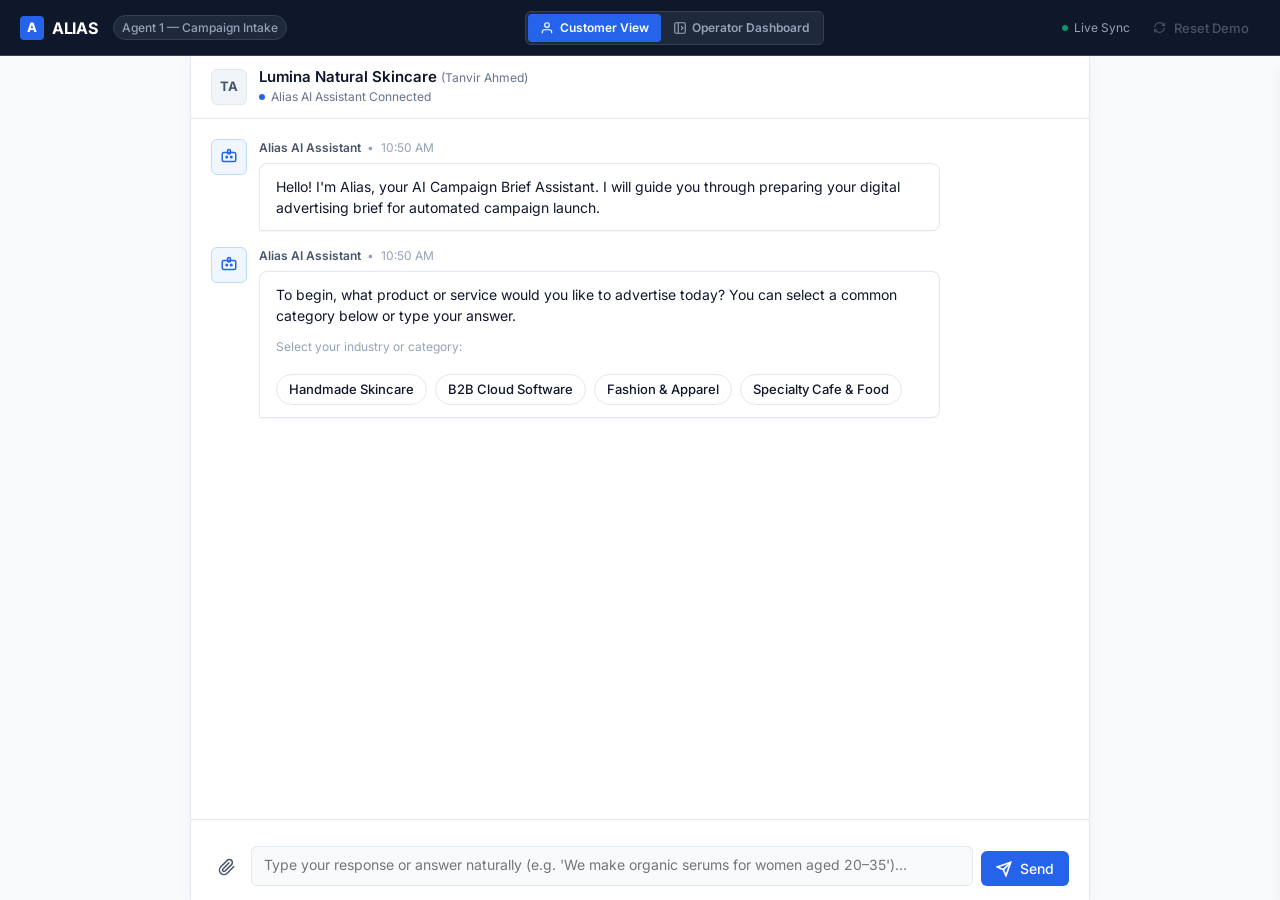
<file: index.html>
<!DOCTYPE html>
<html lang="en">
<head>
  <meta charset="UTF-8">
  <meta name="viewport" content="width=device-width, initial-scale=1.0">
  <title>Alias — AI Campaign Brief Assistant</title>
  <link rel="stylesheet" href="css/style.css?v=27">
  <link rel="stylesheet" href="css/layout.css?v=27">
  <link rel="stylesheet" href="css/components.css?v=27">
  <link rel="stylesheet" href="css/chat.css?v=27">
  <link rel="stylesheet" href="css/dashboard.css?v=27">
</head>
<body>
  <div class="app-wrapper">
    <!-- Top Navigation -->
    <header class="app-nav">
      <div class="nav-brand-section">
        <a href="index.html" class="brand-logo">
          <div class="brand-icon">A</div>
          <span>ALIAS</span>
        </a>
        <span class="module-badge">Agent 1 — Campaign Intake</span>
      </div>

      <!-- View Switcher -->
      <nav class="nav-view-switcher" aria-label="Interface Views">
        <a href="index.html" class="nav-switch-btn active" title="Customer Experience">
          <svg width="14" height="14" viewBox="0 0 24 24" fill="none" stroke="currentColor" stroke-width="2"><path d="M20 21v-2a4 4 0 0 0-4-4H8a4 4 0 0 0-4 4v2"/><circle cx="12" cy="7" r="4"/></svg>
          Customer View
        </a>
        <a href="operator.html" class="nav-switch-btn" id="nav-link-operator" title="Human Operator Dashboard">
          <svg width="14" height="14" viewBox="0 0 24 24" fill="none" stroke="currentColor" stroke-width="2"><rect width="18" height="18" x="3" y="3" rx="2"/><path d="M9 3v18"/><path d="m14 9 3 3-3 3"/></svg>
          Operator Dashboard
        </a>
      </nav>

      <div class="nav-actions-section">
        <div class="sync-status-indicator" title="Connected via Local Sync">
          <span class="sync-pulse"></span>
          <span>Live Sync</span>
        </div>
        <button class="btn btn-ghost btn-sm" id="btn-reset-demo" title="Reset all mock data">
          <svg width="13" height="13" viewBox="0 0 24 24" fill="none" stroke="currentColor" stroke-width="2"><path d="M3 12a9 9 0 0 1 9-9 9.75 9.75 0 0 1 6.74 2.74L21 8"/><path d="M21 3v5h-5"/><path d="M21 12a9 9 0 0 1-9 9 9.75 9.75 0 0 1-6.74-2.74L3 16"/><path d="M8 16H3v5"/></svg>
          Reset Demo
        </button>
      </div>
    </header>

    <!-- Customer Experience Center Frame (Single-Column Conversational Intake) -->
    <main class="customer-layout">
      <!-- Active Customer Conversation Frame -->
      <div class="customer-card-frame">
        <!-- Chat Header -->
        <div class="chat-header">
          <div class="chat-header-info">
            <div class="avatar avatar-customer" id="customer-avatar" style="font-weight:700;">
              TA
            </div>
            <div>
              <div style="display:flex; align-items:center; gap:0.5rem; flex-wrap:wrap;">
                <span class="chat-header-title" id="chat-header-business">Lumina Skincare Campaign Intake</span>
              </div>
              <div class="chat-header-status" id="header-status">
                <span class="badge-dot ai"></span>
                <span>Alias AI Assistant Connected</span>
              </div>
            </div>
          </div>
          <div style="display:flex; align-items:center; gap:0.625rem;">
            <!-- Review Final Brief button: Activates ONLY once intake is finished! -->
            <button class="btn btn-primary btn-sm" id="btn-review-final-brief" style="display:none;" title="Review and confirm your completed campaign brief">
              <svg width="14" height="14" viewBox="0 0 24 24" fill="none" stroke="currentColor" stroke-width="2"><path d="M14 2H6a2 2 0 0 0-2 2v16a2 2 0 0 0 2 2h12a2 2 0 0 0 2-2V8z"/><polyline points="14 2 14 8 20 8"/><polyline points="20 6 9 17 4 12"/></svg>
              Review Final Brief
            </button>
          </div>
        </div>

        <!-- Chat Timeline -->
        <div class="chat-messages" id="chat-messages" role="log" aria-live="polite">
          <!-- Messages will be rendered here dynamically -->
        </div>

        <!-- Typing Indicator (Messenger 3-Dot Animated Bubble) -->
        <div id="typing-indicator" class="typing-indicator-row" style="display:none;" aria-label="Typing">
          <div class="avatar avatar-human" id="customer-typing-avatar" style="width:28px; height:28px; font-size:11px; margin-right:8px; flex-shrink:0;">SK</div>
          <div class="typing-bubble">
            <span class="typing-dot"></span>
            <span class="typing-dot"></span>
            <span class="typing-dot"></span>
          </div>
        </div>

        <!-- Chat Composer -->
        <div class="chat-composer">
          <!-- Attachment Preview Bar -->
          <div id="attachment-preview-container" class="attachment-preview-bar"></div>

          <div class="composer-controls">
            <!-- Hidden native file input -->
            <input type="file" id="chat-file-input" style="display:none;" multiple accept=".pdf,.doc,.docx,.png,.jpg,.jpeg,.webp">
            <button class="btn-icon" id="btn-attach" title="Attach Brand Assets, Guidelines or Documents">
              <svg width="18" height="18" viewBox="0 0 24 24" fill="none" stroke="currentColor" stroke-width="2"><path d="m21.44 11.05-9.19 9.19a6 6 0 0 1-8.49-8.49l8.57-8.57A4 4 0 1 1 18 8.84l-8.59 8.57a2 2 0 0 1-2.83-2.83l8.49-8.48"/></svg>
            </button>
            <textarea
              class="composer-input"
              id="chat-input"
              rows="1"
              placeholder="Type your response or answer naturally (e.g. 'We make organic serums for women aged 20–35')..."
              aria-label="Campaign message"
            ></textarea>
            <button class="btn btn-primary" id="btn-send" title="Send message">
              <svg width="16" height="16" viewBox="0 0 24 24" fill="none" stroke="currentColor" stroke-width="2.5"><line x1="22" y1="2" x2="11" y2="13"/><polygon points="22 2 15 22 11 13 2 9 22 2"/></svg>
              <span>Send</span>
            </button>
          </div>
        </div>
      </div>
    </main>

    <!-- Collapsible Live Campaign Brief Side Drawer -->
    <aside class="brief-drawer" id="brief-drawer" aria-label="Campaign brief inspector">
      <div class="drawer-header">
        <div>
          <h2 style="font-size:15px; font-weight:700; color:var(--color-navy);" id="drawer-main-title">Answers Collected So Far</h2>
          <div style="font-size:12px; color:var(--color-text-muted);" id="overall-progress-text">0% Complete</div>
        </div>
        <button class="btn-icon" id="btn-close-drawer" title="Close drawer">
          <svg width="18" height="18" viewBox="0 0 24 24" fill="none" stroke="currentColor" stroke-width="2"><line x1="18" y1="6" x2="6" y2="18"/><line x1="6" y1="6" x2="18" y2="18"/></svg>
        </button>
      </div>

      <!-- Overall Progress Bar -->
      <div style="padding: 0.75rem 1.25rem 0.25rem 1.25rem;">
        <div class="progress-track">
          <div class="progress-fill" id="overall-progress-bar" style="width: 0%;"></div>
        </div>
      </div>

      <!-- Drawer Content -->
      <div class="drawer-body" id="drawer-body">
        <!-- Rendered dynamically -->
      </div>
    </aside>

    <!-- Toast Notification Container -->
    <div class="toast-container" id="toast-container"></div>
  </div>

  <!-- JavaScript Modules -->
  <script src="js/state.js?v=27"></script>
  <script src="js/campaign.js?v=27"></script>
  <script src="js/mockAI.js?v=27"></script>
  <script src="js/handoff.js?v=27"></script>
  <script src="js/aiControl.js?v=27"></script>
  <script src="js/chat.js?v=27"></script>
  <script src="js/app.js?v=27"></script>
</body>
</html>
</file>
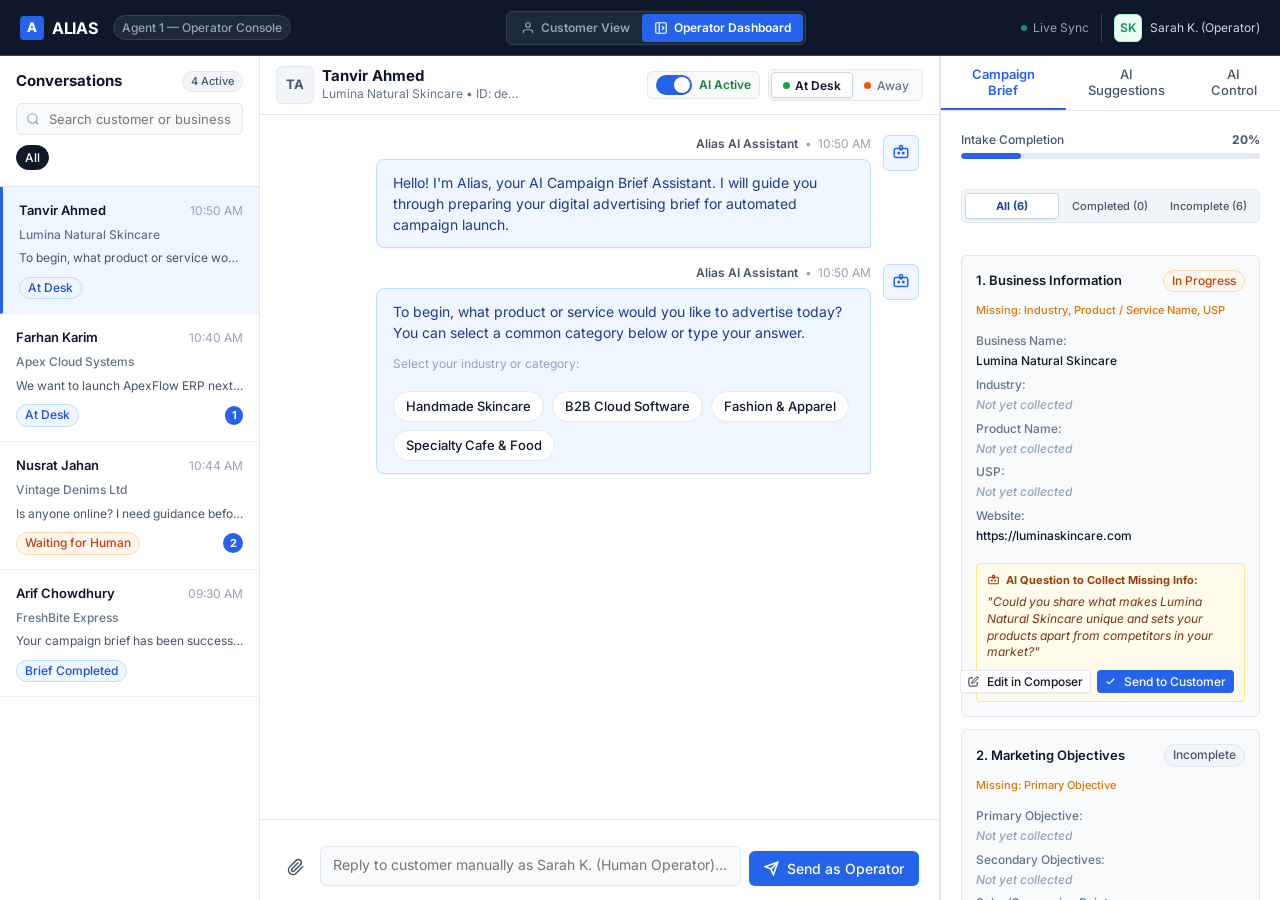
<file: operator.html>
<!DOCTYPE html>
<html lang="en">
<head>
  <meta charset="UTF-8">
  <meta name="viewport" content="width=device-width, initial-scale=1.0">
  <title>Alias — Human–AI Operator Dashboard</title>
  <link rel="stylesheet" href="css/style.css?v=27">
  <link rel="stylesheet" href="css/layout.css?v=27">
  <link rel="stylesheet" href="css/components.css?v=27">
  <link rel="stylesheet" href="css/chat.css?v=27">
  <link rel="stylesheet" href="css/dashboard.css?v=27">
</head>
<body>
  <div class="app-wrapper">
    <!-- Top Navigation -->
    <header class="app-nav">
      <div class="nav-brand-section">
        <a href="index.html" class="brand-logo">
          <div class="brand-icon">A</div>
          <span>ALIAS</span>
        </a>
        <span class="module-badge">Agent 1 — Operator Console</span>
      </div>

      <!-- View Switcher -->
      <nav class="nav-view-switcher" aria-label="Interface Views">
        <a href="index.html" class="nav-switch-btn" id="nav-link-customer" title="Customer Experience">
          <svg width="14" height="14" viewBox="0 0 24 24" fill="none" stroke="currentColor" stroke-width="2"><path d="M20 21v-2a4 4 0 0 0-4-4H8a4 4 0 0 0-4 4v2"/><circle cx="12" cy="7" r="4"/></svg>
          Customer View
        </a>
        <a href="operator.html" class="nav-switch-btn active" title="Human Operator Dashboard">
          <svg width="14" height="14" viewBox="0 0 24 24" fill="none" stroke="currentColor" stroke-width="2"><rect width="18" height="18" x="3" y="3" rx="2"/><path d="M9 3v18"/><path d="m14 9 3 3-3 3"/></svg>
          Operator Dashboard
        </a>
      </nav>

      <div class="nav-actions-section">
        <div class="sync-status-indicator" title="Connected to Real-time State Bus">
          <span class="sync-pulse"></span>
          <span>Live Sync</span>
        </div>

        <div style="display:flex; align-items:center; gap:0.5rem; font-size:12px; color:#cbd5e1; border-left:1px solid #334155; padding-left:0.75rem;">
          <div class="avatar avatar-human" style="width:28px; height:28px; font-size:12px;">SK</div>
          <span class="operator-name-label">Sarah K. (Operator)</span>
        </div>
      </div>
    </header>

    <!-- Responsive Backdrop Overlay for Drawers -->
    <div class="sidebar-backdrop" id="sidebar-backdrop"></div>

    <!-- 3-Panel Operator Dashboard -->
    <main class="dashboard-container">
      
      <!-- Left Panel: Conversation List -->
      <section class="conversations-sidebar" id="conversations-sidebar" aria-label="Customer conversations">
        <div class="sidebar-header">
          <div class="sidebar-title-row">
            <div class="sidebar-title-group">
              <button class="btn-icon drawer-back-btn" id="btn-back-conv-sidebar" title="Click message icon to go back" aria-label="Back to chat">
                <svg width="18" height="18" viewBox="0 0 24 24" fill="none" stroke="currentColor" stroke-width="2"><path d="M21 15a2 2 0 0 1-2 2H7l-4 4V5a2 2 0 0 1 2-2h14a2 2 0 0 1 2 2z"/></svg>
              </button>
              <span class="sidebar-title">Conversations</span>
            </div>
            <span class="badge badge-neutral" style="font-size:11px;" id="conv-count-badge">4 Active</span>
          </div>

          <!-- Search Input -->
          <div class="search-wrapper">
            <svg class="search-icon" width="14" height="14" viewBox="0 0 24 24" fill="none" stroke="currentColor" stroke-width="2"><circle cx="11" cy="11" r="8"/><path d="m21 21-4.3-4.3"/></svg>
            <input type="text" class="search-input" id="operator-search" placeholder="Search customer or business..." aria-label="Search conversations">
          </div>

          <!-- Filter Chips -->
          <div class="filter-chips">
            <button class="filter-chip active" data-filter="all">All</button>
          </div>
        </div>

        <!-- Conversation Cards -->
        <div class="conversations-list" id="conv-list-container" role="list">
          <!-- Rendered dynamically -->
        </div>
      </section>

      <!-- Center Panel: Conversation Workspace -->
      <section class="workspace-panel" aria-label="Conversation workspace">
        <!-- Header -->
        <div class="workspace-header">
          <div class="workspace-header-left">
            <button class="btn-icon sidebar-toggle-btn" id="btn-toggle-conv-sidebar" title="Toggle Conversations List" aria-label="Toggle Conversations">
              <svg width="18" height="18" viewBox="0 0 24 24" fill="none" stroke="currentColor" stroke-width="2"><path d="M21 15a2 2 0 0 1-2 2H7l-4 4V5a2 2 0 0 1 2-2h14a2 2 0 0 1 2 2z"/></svg>
              <span class="sidebar-toggle-badge" id="conv-toggle-badge">4</span>
            </button>
            <div class="workspace-customer-meta">
              <div class="avatar avatar-customer" id="ws-customer-avatar" style="width:38px; height:38px; font-weight:700;">TA</div>
              <div class="customer-meta-text">
                <div style="display:flex; align-items:center;">
                  <span class="workspace-customer-name" id="ws-customer-name">Tanvir Ahmed</span>
                  <span id="ws-typing-pill" class="badge badge-primary" style="display:none; font-size:10px; margin-left:8px; padding:1px 6px;">typing...</span>
                </div>
                <div class="workspace-customer-sub" id="ws-business-name">Lumina Natural Skincare • ID: demo-001</div>
              </div>
            </div>
          </div>

          <!-- Master AI Toggle + Unified Modes + Details Drawer Toggle -->
          <div class="workspace-controls">
            <!-- Master AI On/Off Switch -->
            <div class="ai-master-toggle-wrapper" title="Toggle AI Response Assistance on or off">
              <label class="toggle-switch">
                <input type="checkbox" id="master-ai-toggle" checked>
                <span class="toggle-slider"></span>
              </label>
              <span class="ai-master-label" id="master-ai-label">AI Active</span>
            </div>

            <div class="mode-segmented-control" id="mode-segmented-control" role="radiogroup" aria-label="Conversation Operating Mode">
              <button class="mode-segment-btn active" id="mode-btn-at-desk" title="At Desk: AI generates drafts in composer and waits indefinitely for your approval (No timer)">
                <span class="badge-dot active" style="width:7px; height:7px; background:#16a34a;"></span> At Desk
              </button>
              <button class="mode-segment-btn" id="mode-btn-away" title="Away: AI handles conversation autonomously after configured delay">
                <span class="badge-dot warning" style="width:7px; height:7px; background:#ea580c;"></span> Away
              </button>
            </div>

            <!-- Details Sidebar Toggle Button (Brief & AI Controls) -->
            <button class="btn-icon details-toggle-btn" id="btn-toggle-details-sidebar" title="Toggle Campaign Brief & AI Tools" aria-label="Toggle Campaign Brief & AI Tools">
              <svg width="18" height="18" viewBox="0 0 24 24" fill="none" stroke="currentColor" stroke-width="2" stroke-linecap="round" stroke-linejoin="round"><line x1="4" y1="6" x2="20" y2="6"/><line x1="4" y1="12" x2="20" y2="12"/><line x1="4" y1="18" x2="20" y2="18"/></svg>
            </button>
          </div>
        </div>

        <!-- Shared Message Timeline -->
        <div class="chat-messages operator-view" id="ws-chat-messages" role="log" aria-live="polite">
          <!-- Rendered dynamically with distinct sender labels -->
        </div>

        <!-- Customer Typing Indicator (Messenger 3-Dot Animated Bubble) -->
        <div id="operator-typing-indicator" class="typing-indicator-row" style="display:none;" aria-label="Customer typing">
          <div class="avatar avatar-customer" id="operator-typing-avatar" style="width:28px; height:28px; font-size:11px; margin-right:8px; font-weight:700; flex-shrink:0;">TA</div>
          <div class="typing-bubble">
            <span class="typing-dot"></span>
            <span class="typing-dot"></span>
            <span class="typing-dot"></span>
          </div>
        </div>

        <!-- Operator Composer -->
        <div class="chat-composer" id="operator-chat-composer">
          <!-- Docked Composer AI Draft Header -->
          <div class="composer-draft-toolbar" id="composer-draft-toolbar" style="display:none;">
            <div class="composer-draft-meta">
              <span class="draft-toolbar-badge" id="composer-draft-badge">✨ AI Suggested Draft</span>
              <span class="draft-toolbar-status" id="composer-draft-status">Awaiting Approval • No Timer</span>
            </div>
            <div class="composer-draft-actions">
              <button class="btn btn-ghost btn-xs" id="btn-composer-draft-discard" title="Discard this AI draft">Discard</button>
              <button class="btn btn-secondary btn-xs" id="btn-composer-draft-regen" title="Generate an alternative draft phrasing">
                <svg width="12" height="12" viewBox="0 0 24 24" fill="none" stroke="currentColor" stroke-width="2"><path d="M21.5 2v6h-6M2.5 22v-6h6M2 11.5a10 10 0 0 1 18.8-4.3M22 12.5a10 10 0 0 1-18.8 4.3"/></svg>
                Regenerate
              </button>
              <button class="btn btn-secondary btn-xs" id="btn-composer-draft-hold" style="display:none;" title="Pause auto-send countdown and edit text">
                Pause & Edit
              </button>
              <button class="btn btn-primary btn-xs" id="btn-composer-draft-send" title="Approve and send to customer">
                <svg width="12" height="12" viewBox="0 0 24 24" fill="none" stroke="currentColor" stroke-width="2.5"><polyline points="20 6 9 17 4 12"/></svg>
                Send to Customer
              </button>
            </div>
          </div>

          <!-- Attachment Preview Bar -->
          <div id="operator-attachment-preview-container" class="attachment-preview-bar"></div>

          <div class="composer-controls">
            <!-- Hidden native file input -->
            <input type="file" id="operator-file-input" style="display:none;" multiple accept=".pdf,.doc,.docx,.png,.jpg,.jpeg,.webp">
            <button class="btn-icon" id="btn-operator-attach" title="Attach Campaign Reference Document">
              <svg width="18" height="18" viewBox="0 0 24 24" fill="none" stroke="currentColor" stroke-width="2"><path d="m21.44 11.05-9.19 9.19a6 6 0 0 1-8.49-8.49l8.57-8.57A4 4 0 1 1 18 8.84l-8.59 8.57a2 2 0 0 1-2.83-2.83l8.49-8.48"/></svg>
            </button>
            <textarea
              class="composer-input"
              id="operator-composer-input"
              rows="1"
              placeholder="Reply to customer manually as Sarah K. (Human Operator)..."
              aria-label="Operator reply"
            ></textarea>
            <button class="btn btn-primary" id="btn-operator-send" title="Send message to customer">
              <svg width="15" height="15" viewBox="0 0 24 24" fill="none" stroke="currentColor" stroke-width="2.5"><line x1="22" y1="2" x2="11" y2="13"/><polygon points="22 2 15 22 11 13 2 9 22 2"/></svg>
              <span>Send as Operator</span>
            </button>
          </div>
        </div>
      </section>

      <!-- Right Panel: Customer Information & AI Control Center -->
      <aside class="details-sidebar" id="details-sidebar" aria-label="Customer details and AI control center">
        <!-- Tab Navigation (3 Tabs) + Three Horizontal Lines Icon to go back -->
        <div class="tabs-nav" style="display:flex; align-items:center;">
          <button class="btn-icon drawer-back-btn" id="btn-back-details-sidebar" title="Click to go back" aria-label="Back to chat">
            <svg width="15" height="15" viewBox="0 0 24 24" fill="none" stroke="currentColor" stroke-width="2" stroke-linecap="round" stroke-linejoin="round"><line x1="4" y1="6" x2="20" y2="6"/><line x1="4" y1="12" x2="20" y2="12"/><line x1="4" y1="18" x2="20" y2="18"/></svg>
          </button>
          <button class="tab-btn active" id="tab-btn-campaign">Campaign Brief</button>
          <button class="tab-btn" id="tab-btn-suggestions">AI Suggestions</button>
          <button class="tab-btn" id="tab-btn-aicontrol">AI Control</button>
        </div>

        <!-- Tab 1: Campaign Brief Progress -->
        <div class="tab-panel active details-content" id="panel-campaign">
          <!-- Progress Gauge -->
          <div class="progress-container">
            <div class="progress-header">
              <span>Intake Completion</span>
              <strong id="operator-progress-percent">0%</strong>
            </div>
            <div class="progress-track">
              <div class="progress-fill" id="operator-progress-bar" style="width: 0%;"></div>
            </div>
          </div>

          <!-- 3-Way Filter Tabs: All, Completed, Incomplete -->
          <div class="brief-filter-tabs" role="tablist" aria-label="Filter campaign intake sections">
            <button class="brief-filter-btn active" id="brief-filter-all" data-brief-filter="all">All (6)</button>
            <button class="brief-filter-btn" id="brief-filter-completed" data-brief-filter="completed">Completed (<span id="brief-count-completed">0</span>)</button>
            <button class="brief-filter-btn" id="brief-filter-incomplete" data-brief-filter="incomplete">Incomplete (<span id="brief-count-incomplete">0</span>)</button>
          </div>

          <!-- 6 Core Campaign Sections -->
          <div id="campaign-sections-container" style="display:flex; flex-direction:column; gap:0.75rem;">
            <!-- Rendered dynamically -->
          </div>

          <!-- Review & Confirm Button -->
          <div style="margin-top:auto; padding-top:0.75rem;">
            <button class="btn btn-primary" id="btn-open-brief-modal" style="width:100%;">
              Review & Confirm Final Brief
            </button>
          </div>
        </div>

        <!-- Tab 2: AI Suggestions (Proactive Intelligence & Recommendations) -->
        <div class="tab-panel details-content" id="panel-suggestions" style="display:none;">
          <div class="suggestions-container" id="suggestions-container">
            <!-- Rendered dynamically by operator.js -->
          </div>
        </div>

        <!-- Tab 3: AI Control Center -->
        <div class="tab-panel details-content" id="panel-aicontrol">
          <!-- Automatic Takeover Settings -->
          <div class="control-group">
            <div class="control-group-title">
              <svg width="16" height="16" viewBox="0 0 24 24" fill="none" stroke="currentColor" stroke-width="2"><circle cx="12" cy="12" r="10"/><polyline points="12 6 12 12 16 14"/></svg>
              Automatic AI Takeover Policy
            </div>
            <div style="font-size:12px; color:#475569;">
              If a customer message remains unanswered by a human operator, AI will automatically take over to ensure continuity.
            </div>
            <div class="form-group" style="margin-top:0.35rem;">
              <label class="form-label">Waiting Period Delay</label>
              <select class="form-control" id="select-takeover-delay">
                <option value="15" selected>15 seconds (Demo Simulation)</option>
                <option value="30">30 seconds</option>
                <option value="60">1 minute</option>
                <option value="120">2 minutes</option>
                <option value="300">5 minutes</option>
              </select>
            </div>
          </div>

          <!-- Pre-Send Review Window Settings -->
          <div class="control-group">
            <div class="control-group-title">
              <svg width="16" height="16" viewBox="0 0 24 24" fill="none" stroke="currentColor" stroke-width="2"><path d="M12 2a2 2 0 0 1 2 2v2a2 2 0 0 1-2 2 2 2 0 0 1-2-2V4a2 2 0 0 1 2-2z"/><rect width="18" height="12" x="3" y="6" rx="2"/></svg>
              AI Away Mode Response Delay (Grace Period)
            </div>
            <div style="font-size:12px; color:#475569;">
              When in Away mode, AI waits for this delay period before auto-sending responses to the customer, allowing you to intervene if needed.
            </div>
            <div class="form-group" style="margin-top:0.35rem;">
              <label class="form-label">Auto-Send Delay Countdown</label>
              <select class="form-control" id="select-review-delay">
                <option value="5">5 seconds (Quick)</option>
                <option value="10">10 seconds</option>
                <option value="15" selected>15 seconds (Standard)</option>
                <option value="30">30 seconds (Thorough)</option>
                <option value="60">60 seconds (Extended)</option>
              </select>
            </div>
          </div>
        </div>
      </aside>
    </main>

    <!-- Final Brief Review Modal -->
    <div class="modal-overlay" id="brief-modal" role="dialog" aria-modal="true" aria-labelledby="modal-title">
      <div class="modal-container">
        <div class="modal-header">
          <h2 id="modal-title" style="font-size:16px; font-weight:700; color:#0f172a;">Campaign Brief Intake Summary</h2>
          <button class="btn-icon" id="btn-close-modal" title="Close modal">
            <svg width="18" height="18" viewBox="0 0 24 24" fill="none" stroke="currentColor" stroke-width="2"><line x1="18" y1="6" x2="6" y2="18"/><line x1="6" y1="6" x2="18" y2="18"/></svg>
          </button>
        </div>
        <div class="modal-body" id="brief-modal-content">
          <!-- Rendered dynamically -->
        </div>
        <div class="modal-footer">
          <button class="btn btn-secondary" id="btn-modal-close-action">Close</button>
          <button class="btn btn-primary" id="btn-modal-confirm">Confirm Campaign Brief</button>
        </div>
      </div>
    </div>

    <!-- Toast Notification Container -->
    <div class="toast-container" id="toast-container"></div>
  </div>

  <!-- JavaScript Modules -->
  <script src="js/state.js?v=27"></script>
  <script src="js/campaign.js?v=27"></script>
  <script src="js/mockAI.js?v=27"></script>
  <script src="js/handoff.js?v=27"></script>
  <script src="js/aiControl.js?v=27"></script>
  <script src="js/chat.js?v=27"></script>
  <script src="js/operator.js?v=27"></script>
</body>
</html>
</file>
<file: css/style.css>
/* ALIAS Enterprise Design System - Base & Typography */
@import url('https://fonts.googleapis.com/css2?family=Inter:wght@400;500;600;700&display=swap');

:root {
  /* Color Palette - Enterprise Slate & Blue */
  --color-primary: #2563eb;
  --color-primary-hover: #1d4ed8;
  --color-primary-light: #eff6ff;
  --color-primary-subtle: #dbeafe;
  --color-primary-dark: #1e40af;

  --color-navy: #0f172a;
  --color-navy-surface: #1e293b;
  --color-navy-border: #334155;

  --color-bg: #f8fafc;
  --color-surface: #ffffff;
  --color-surface-hover: #f1f5f9;
  --color-border: #e2e8f0;
  --color-border-subtle: #edf2f7;

  --color-text-main: #0f172a;
  --color-text-secondary: #475569;
  --color-text-muted: #64748b;
  --color-text-subtle: #94a3b8;
  --color-text-inverse: #ffffff;

  --color-success: #059669;
  --color-success-bg: #ecfdf5;
  --color-success-border: #a7f3d0;

  --color-warning: #d97706;
  --color-warning-bg: #fffbeb;
  --color-warning-border: #fde68a;

  --color-danger: #dc2626;
  --color-danger-bg: #fef2f2;
  --color-danger-border: #fecaca;

  --color-purple: #6366f1;
  --color-purple-bg: #eef2ff;
  --color-purple-border: #c7d2fe;

  /* Typography */
  --font-family: 'Inter', -apple-system, BlinkMacSystemFont, "Segoe UI", Roboto, sans-serif;
  --font-size-xs: 0.75rem;     /* 12px */
  --font-size-sm: 0.8125rem;   /* 13px */
  --font-size-base: 0.875rem;  /* 14px */
  --font-size-md: 0.9375rem;   /* 15px */
  --font-size-lg: 1rem;        /* 16px */
  --font-size-xl: 1.125rem;    /* 18px */
  --font-size-2xl: 1.25rem;    /* 20px */
  --font-size-3xl: 1.5rem;     /* 24px */

  /* Spacing */
  --space-1: 0.25rem;  /* 4px */
  --space-2: 0.5rem;   /* 8px */
  --space-3: 0.75rem;  /* 12px */
  --space-4: 1rem;     /* 16px */
  --space-5: 1.25rem;  /* 20px */
  --space-6: 1.5rem;   /* 24px */
  --space-8: 2rem;     /* 32px */
  --space-10: 2.5rem;  /* 40px */

  /* Radii */
  --radius-sm: 4px;
  --radius-md: 6px;
  --radius-lg: 8px;
  --radius-xl: 12px;
  --radius-full: 9999px;

  /* Shadows - Minimal & crisp */
  --shadow-xs: 0 1px 2px rgba(15, 23, 42, 0.04);
  --shadow-sm: 0 1px 3px rgba(15, 23, 42, 0.08), 0 1px 2px rgba(15, 23, 42, 0.04);
  --shadow-md: 0 4px 6px -1px rgba(15, 23, 42, 0.07), 0 2px 4px -2px rgba(15, 23, 42, 0.05);
  --shadow-lg: 0 10px 15px -3px rgba(15, 23, 42, 0.08), 0 4px 6px -4px rgba(15, 23, 42, 0.03);
  --shadow-dropdown: 0 10px 25px -5px rgba(15, 23, 42, 0.12), 0 8px 10px -6px rgba(15, 23, 42, 0.08);

  /* Transitions */
  --transition-fast: 150ms ease;
  --transition-base: 200ms ease;
  --transition-smooth: 250ms cubic-bezier(0.16, 1, 0.3, 1);
}

*, *::before, *::after {
  box-sizing: border-box;
  margin: 0;
  padding: 0;
}

body {
  font-family: var(--font-family);
  font-size: var(--font-size-base);
  line-height: 1.5;
  color: var(--color-text-main);
  background-color: var(--color-bg);
  -webkit-font-smoothing: antialiased;
  -moz-osx-font-smoothing: grayscale;
  height: 100vh;
  overflow: hidden;
}

/* Scrollbar Styling */
::-webkit-scrollbar {
  width: 6px;
  height: 6px;
}
::-webkit-scrollbar-track {
  background: transparent;
}
::-webkit-scrollbar-thumb {
  background: #cbd5e1;
  border-radius: var(--radius-full);
}
::-webkit-scrollbar-thumb:hover {
  background: #94a3b8;
}

/* Accessibility & Focus */
:focus-visible {
  outline: 2px solid var(--color-primary);
  outline-offset: 2px;
}

a {
  color: inherit;
  text-decoration: none;
}

button {
  font-family: inherit;
  font-size: inherit;
  border: none;
  background: none;
  cursor: pointer;
}

input, textarea, select {
  font-family: inherit;
  font-size: inherit;
  color: inherit;
}
</file>
<file: css/layout.css>
/* ALIAS Application Layout & Navigation */

.app-wrapper {
  display: flex;
  flex-direction: column;
  height: 100vh;
  width: 100%;
  max-width: 100%;
  overflow: hidden;
  background-color: var(--color-bg);
}

/* Global Top Navigation */
.app-nav {
  height: 56px;
  background-color: var(--color-navy);
  color: var(--color-text-inverse);
  display: flex;
  align-items: center;
  justify-content: space-between;
  padding: 0 1.25rem;
  border-bottom: 1px solid var(--color-navy-border);
  z-index: 50;
  flex-shrink: 0;
}

.nav-brand-section {
  display: flex;
  align-items: center;
  gap: 1rem;
}

.brand-logo {
  display: flex;
  align-items: center;
  gap: 0.5rem;
  font-weight: 700;
  font-size: var(--font-size-lg);
  letter-spacing: -0.02em;
  color: white;
}

.brand-icon {
  width: 24px;
  height: 24px;
  background: var(--color-primary);
  border-radius: var(--radius-sm);
  display: flex;
  align-items: center;
  justify-content: center;
  font-size: 13px;
  font-weight: 800;
}

.module-badge {
  font-size: var(--font-size-xs);
  padding: 0.15rem 0.5rem;
  background-color: var(--color-navy-surface);
  border: 1px solid var(--color-navy-border);
  border-radius: var(--radius-full);
  color: #94a3b8;
  font-weight: 500;
}

.nav-view-switcher {
  display: flex;
  align-items: center;
  background-color: var(--color-navy-surface);
  border: 1px solid var(--color-navy-border);
  border-radius: var(--radius-md);
  padding: 2px;
}

.nav-switch-btn {
  padding: 0.3125rem 0.75rem;
  font-size: var(--font-size-xs);
  font-weight: 600;
  border-radius: var(--radius-sm);
  color: #94a3b8;
  display: flex;
  align-items: center;
  gap: 0.35rem;
  transition: all var(--transition-fast);
}

.nav-switch-btn:hover {
  color: white;
}

.nav-switch-btn.active {
  background-color: var(--color-primary);
  color: white;
}

.nav-actions-section {
  display: flex;
  align-items: center;
  gap: 0.75rem;
}

.sync-status-indicator {
  display: flex;
  align-items: center;
  gap: 0.4rem;
  font-size: var(--font-size-xs);
  color: #94a3b8;
}

/* Active Customer Profile Pill in Top Nav */
.customer-active-pill {
  display: flex;
  align-items: center;
  gap: 0.5rem;
  background: rgba(255, 255, 255, 0.08);
  border: 1px solid rgba(255, 255, 255, 0.18);
  border-radius: var(--radius-md);
  padding: 4px 10px;
}

.sync-pulse {
  width: 6px;
  height: 6px;
  border-radius: 50%;
  background-color: var(--color-success);
}

/* Customer Experience Layout (Focused Single-Column Conversational Portal) */
.customer-layout {
  display: flex;
  justify-content: center;
  height: calc(100vh - 56px);
  overflow: hidden;
  background-color: var(--color-bg);
  width: 100%;
  max-width: 100%;
}

.customer-card-frame {
  flex: 1;
  max-width: 900px;
  width: 100%;
  margin: 0 auto;
  background: white;
  display: flex;
  flex-direction: column;
  height: 100%;
  overflow: hidden;
  border-left: 1px solid var(--color-border);
  border-right: 1px solid var(--color-border);
  box-shadow: 0 4px 16px rgba(0, 0, 0, 0.03);
}

.customer-profile-select {
  font-size: 11px;
  padding: 0.2rem 0.5rem;
  border: 1px solid var(--color-border);
  border-radius: var(--radius-sm);
  background: #f8fafc;
  color: #334155;
  font-weight: 500;
  cursor: pointer;
  outline: none;
  transition: all 0.15s ease;
}

.customer-profile-select:hover,
.customer-profile-select:focus {
  border-color: #94a3b8;
  background: white;
}

/* Customer Intake Progress Stepper */
.customer-intake-progress {
  display: flex;
  flex-direction: column;
  gap: 3px;
  min-width: 140px;
  cursor: pointer;
  padding: 0.25rem 0.5rem;
  border-radius: var(--radius-sm);
  border: 1px solid transparent;
  transition: all var(--transition-fast);
}

.customer-intake-progress:hover {
  background-color: var(--color-bg);
  border-color: var(--color-border);
}

.stepper-meta {
  display: flex;
  align-items: center;
  justify-content: space-between;
  gap: 0.35rem;
  font-size: var(--font-size-xs);
}

.stepper-label {
  font-weight: 600;
  color: var(--color-text-main);
}

.stepper-topic {
  color: var(--color-text-muted);
  font-size: 0.6875rem;
}

.stepper-track {
  width: 100%;
  height: 4px;
  background-color: var(--color-border);
  border-radius: var(--radius-full);
  overflow: hidden;
}

.stepper-bar {
  height: 100%;
  background-color: var(--color-primary);
  border-radius: var(--radius-full);
  transition: width 300ms ease;
}

.stepper-bar.complete {
  background-color: var(--color-success);
}

/* Customer Side Drawer for Live Brief */
.brief-drawer {
  position: fixed;
  top: 56px;
  right: 0;
  width: 360px;
  height: calc(100vh - 56px);
  background: white;
  border-left: 1px solid var(--color-border);
  box-shadow: var(--shadow-lg);
  transform: translateX(100%);
  transition: transform var(--transition-smooth);
  z-index: 90;
  display: flex;
  flex-direction: column;
}

.brief-drawer.open {
  transform: translateX(0);
}

.drawer-header {
  padding: 1rem 1.25rem;
  border-bottom: 1px solid var(--color-border);
  display: flex;
  align-items: center;
  justify-content: space-between;
}

.drawer-body {
  flex: 1;
  overflow-y: auto;
  padding: 1.25rem;
  display: flex;
  flex-direction: column;
  gap: 1rem;
}

.drawer-footer {
  padding: 0.875rem 1.25rem;
  border-top: 1px solid var(--color-border);
  background: var(--color-bg);
}

/* Responsive Backdrop Overlay */
.sidebar-backdrop {
  display: none;
  position: fixed;
  top: 56px;
  left: 0;
  right: 0;
  bottom: 0;
  background: rgba(15, 23, 42, 0.45);
  backdrop-filter: blur(2px);
  -webkit-backdrop-filter: blur(2px);
  z-index: 85;
  opacity: 0;
  pointer-events: none;
  transition: opacity var(--transition-fast);
}

.sidebar-backdrop.active {
  display: block;
  opacity: 1;
  pointer-events: auto;
}

/* ==========================================================================
   Comprehensive Responsive System (Full Screen, Half Screen, Mobile)
   ========================================================================== */

/* 1. Large Displays & Desktop Full-Screen (>= 1100px) */
@media (min-width: 1100px) {
  .dashboard-container {
    display: flex;
    flex-direction: row;
    width: 100%;
    max-width: 100%;
    height: calc(100vh - 56px);
  }

  .conversations-sidebar {
    width: 270px;
    min-width: 270px;
    display: flex !important;
    position: static !important;
    transform: none !important;
    box-shadow: none !important;
  }

  .workspace-panel {
    flex: 1 1 0% !important;
    min-width: 0 !important;
    width: 100% !important;
  }

  .details-sidebar {
    width: 350px;
    min-width: 350px;
    display: flex !important;
    position: static !important;
    transform: none !important;
    box-shadow: none !important;
  }

  .sidebar-toggle-btn,
  .details-toggle-btn,
  .drawer-back-btn,
  .sidebar-backdrop {
    display: none !important;
  }
}

/* 2. Half-Screen Snapped Window & Mid-Range Displays (900px - 1099px) */
@media (min-width: 900px) and (max-width: 1099px) {
  .dashboard-container {
    display: flex;
    flex-direction: row;
    width: 100%;
    max-width: 100%;
    height: calc(100vh - 56px);
  }

  .conversations-sidebar {
    width: 240px;
    min-width: 240px;
    display: flex !important;
    position: static !important;
    transform: none !important;
    box-shadow: none !important;
  }

  .workspace-panel {
    flex: 1 1 0% !important;
    min-width: 0 !important;
    width: 100% !important;
  }

  .details-sidebar {
    width: 320px;
    min-width: 320px;
    display: flex !important;
    position: static !important;
    transform: none !important;
    box-shadow: none !important;
  }

  .sidebar-toggle-btn,
  .details-toggle-btn,
  .drawer-back-btn,
  .sidebar-backdrop {
    display: none !important;
  }

  .module-badge {
    display: none !important;
  }
}

/* 3. Narrow Half-Screen & Tablets (640px - 899px) */
@media (min-width: 640px) and (max-width: 899px) {
  .dashboard-container {
    display: flex;
    flex-direction: column;
    width: 100%;
    max-width: 100%;
    height: calc(100vh - 56px);
    position: relative;
  }

  .workspace-panel {
    flex: 1 1 0% !important;
    min-width: 0 !important;
    width: 100% !important;
    height: 100% !important;
  }

  .conversations-sidebar {
    position: fixed;
    top: 56px;
    left: 0;
    bottom: 0;
    width: 300px;
    z-index: 100;
    box-shadow: 6px 0 24px rgba(15, 23, 42, 0.2);
    border-right: 1px solid var(--color-border);
    transform: translateX(-100%);
    transition: transform var(--transition-smooth);
    background: white;
  }

  .conversations-sidebar.mobile-open {
    transform: translateX(0);
  }

  .details-sidebar {
    position: fixed;
    top: 56px;
    right: 0;
    bottom: 0;
    width: 360px;
    z-index: 100;
    box-shadow: -6px 0 24px rgba(15, 23, 42, 0.2);
    border-left: 1px solid var(--color-border);
    transform: translateX(100%);
    transition: transform var(--transition-smooth);
    background: white;
  }

  .details-sidebar.mobile-open {
    transform: translateX(0);
  }

  .sidebar-toggle-btn {
    display: inline-flex !important;
  }

  .details-toggle-btn {
    display: inline-flex !important;
  }

  .drawer-back-btn {
    display: inline-flex !important;
  }

  .sidebar-backdrop {
    top: 56px;
    z-index: 92;
  }

  .module-badge {
    display: none !important;
  }
}

/* 4. Mobile Responsive (< 640px) */
@media (max-width: 639px) {
  .app-nav {
    height: 50px;
    padding: 0 0.625rem;
    gap: 0.5rem;
  }

  .brand-logo {
    font-size: 15px;
  }

  .brand-icon {
    width: 22px;
    height: 22px;
    font-size: 11px;
  }

  .module-badge {
    display: none !important;
  }

  .nav-view-switcher {
    padding: 2px;
  }

  .nav-switch-btn {
    padding: 0.25rem 0.5rem;
    font-size: 11px;
    gap: 0.25rem;
  }

  .nav-switch-btn svg {
    width: 12px;
    height: 12px;
  }

  .operator-name-label {
    display: none !important;
  }

  .sync-status-indicator span:last-child {
    display: none !important;
  }

  .dashboard-container {
    display: flex;
    flex-direction: column;
    width: 100%;
    max-width: 100%;
    height: calc(100vh - 50px);
    position: relative;
  }

  .workspace-panel {
    flex: 1 1 0% !important;
    min-width: 0 !important;
    width: 100% !important;
    height: 100% !important;
  }

  .conversations-sidebar {
    position: fixed;
    top: 50px;
    left: 0;
    bottom: 0;
    width: min(340px, 86vw);
    z-index: 100;
    box-shadow: 6px 0 24px rgba(15, 23, 42, 0.2);
    border-right: 1px solid var(--color-border);
    transform: translateX(-100%);
    transition: transform var(--transition-smooth);
    background: white;
  }

  .conversations-sidebar.mobile-open {
    transform: translateX(0);
  }

  .details-sidebar {
    position: fixed;
    top: 50px;
    right: 0;
    bottom: 0;
    width: min(380px, 92vw);
    z-index: 100;
    box-shadow: -6px 0 24px rgba(15, 23, 42, 0.2);
    border-left: 1px solid var(--color-border);
    transform: translateX(100%);
    transition: transform var(--transition-smooth);
    background: white;
  }

  .details-sidebar.mobile-open {
    transform: translateX(0);
  }

  .sidebar-backdrop {
    top: 50px;
    z-index: 92;
  }

  .sidebar-toggle-btn {
    display: inline-flex !important;
  }

  .details-toggle-btn {
    display: inline-flex !important;
  }

  .drawer-back-btn {
    display: inline-flex !important;
  }

  /* Customer View on Mobile */
  .customer-layout {
    height: calc(100vh - 50px);
    padding: 0;
  }

  .customer-card-frame {
    max-width: 100%;
    border-left: none;
    border-right: none;
    box-shadow: none;
  }

  .brief-drawer {
    width: 100% !important;
    top: 50px !important;
    height: calc(100vh - 50px) !important;
  }
}
</file>
<file: css/components.css>
/* ALIAS UI Components - Professional Enterprise Design */

/* Buttons */
.btn {
  display: inline-flex;
  align-items: center;
  justify-content: center;
  gap: var(--space-2);
  padding: 0.5rem 0.875rem;
  font-size: var(--font-size-base);
  font-weight: 500;
  border-radius: var(--radius-md);
  border: 1px solid transparent;
  transition: all var(--transition-fast);
  white-space: nowrap;
  user-select: none;
}

.btn:disabled {
  opacity: 0.5;
  cursor: not-allowed;
  pointer-events: none;
}

.btn-primary {
  background-color: var(--color-primary);
  color: var(--color-text-inverse);
  box-shadow: var(--shadow-xs);
}
.btn-primary:hover {
  background-color: var(--color-primary-hover);
}
.btn-primary:active {
  background-color: var(--color-primary-dark);
}

.btn-secondary {
  background-color: var(--color-surface);
  color: var(--color-text-main);
  border-color: var(--color-border);
  box-shadow: var(--shadow-xs);
}
.btn-secondary:hover {
  background-color: var(--color-surface-hover);
  border-color: #cbd5e1;
}

.btn-outline {
  background-color: transparent;
  color: var(--color-primary);
  border-color: var(--color-primary);
}
.btn-outline:hover {
  background-color: var(--color-primary-light);
}

.btn-ghost {
  background-color: transparent;
  color: var(--color-text-secondary);
}
.btn-ghost:hover {
  background-color: var(--color-surface-hover);
  color: var(--color-text-main);
}

.btn-danger {
  background-color: var(--color-danger);
  color: var(--color-text-inverse);
}
.btn-danger:hover {
  background-color: #b91c1c;
}

.btn-warning {
  background-color: var(--color-warning-bg);
  color: var(--color-warning);
  border-color: var(--color-warning-border);
}
.btn-warning:hover {
  background-color: #fef3c7;
}

.btn-success {
  background-color: var(--color-success);
  color: var(--color-text-inverse);
}
.btn-success:hover {
  background-color: #047857;
}

.btn-sm {
  padding: 0.3125rem 0.625rem;
  font-size: var(--font-size-sm);
  border-radius: var(--radius-sm);
}

.btn-xs {
  padding: 0.2rem 0.45rem;
  font-size: var(--font-size-xs);
  border-radius: var(--radius-sm);
}

.btn-icon {
  padding: 0.4375rem;
  border-radius: var(--radius-md);
  color: var(--color-text-secondary);
}
.btn-icon:hover {
  background-color: var(--color-surface-hover);
  color: var(--color-text-main);
}

/* Badges */
.badge {
  display: inline-flex;
  align-items: center;
  gap: 0.35rem;
  padding: 0.1875rem 0.5rem;
  font-size: var(--font-size-xs);
  font-weight: 500;
  border-radius: var(--radius-full);
  line-height: 1.2;
}

.badge-ai {
  background-color: #eff6ff;
  color: #1d4ed8;
  border: 1px solid #bfdbfe;
}

.badge-human {
  background-color: #f0fdf4;
  color: #15803d;
  border: 1px solid #bbf7d0;
}

.badge-copilot {
  background-color: #fefce8;
  color: #a16207;
  border: 1px solid #fef08a;
}

.badge-warning {
  background-color: #fff7ed;
  color: #c2410c;
  border: 1px solid #fed7aa;
}

.badge-neutral {
  background-color: #f1f5f9;
  color: #475569;
  border: 1px solid #e2e8f0;
}

.badge-success {
  background-color: #ecfdf5;
  color: #047857;
  border: 1px solid #a7f3d0;
}

.badge-dot {
  width: 6px;
  height: 6px;
  border-radius: 50%;
  display: inline-block;
}
.badge-dot.active { background-color: var(--color-success); }
.badge-dot.warning { background-color: var(--color-warning); }
.badge-dot.ai { background-color: var(--color-primary); }
.badge-dot.copilot { background-color: #eab308; }

/* Forms & Inputs */
.form-group {
  display: flex;
  flex-direction: column;
  gap: var(--space-1);
  margin-bottom: var(--space-3);
}

.form-label {
  font-size: var(--font-size-sm);
  font-weight: 500;
  color: var(--color-text-secondary);
}

.form-control {
  width: 100%;
  padding: 0.5rem 0.75rem;
  font-size: var(--font-size-base);
  background-color: var(--color-surface);
  border: 1px solid var(--color-border);
  border-radius: var(--radius-md);
  color: var(--color-text-main);
  transition: border-color var(--transition-fast), box-shadow var(--transition-fast);
}

.form-control:focus {
  border-color: var(--color-primary);
  box-shadow: 0 0 0 3px rgba(37, 99, 235, 0.12);
  outline: none;
}

.form-control::placeholder {
  color: var(--color-text-subtle);
}

.form-control.input-error {
  border-color: var(--color-danger);
}

.form-hint {
  font-size: var(--font-size-xs);
  color: var(--color-text-subtle);
}

.form-error-msg {
  font-size: var(--font-size-xs);
  color: var(--color-danger);
  margin-top: 2px;
}

/* Toggle Switch */
.toggle-switch {
  position: relative;
  display: inline-flex;
  align-items: center;
  gap: var(--space-2);
  cursor: pointer;
  user-select: none;
}

.toggle-switch input {
  opacity: 0;
  width: 0;
  height: 0;
  position: absolute;
}

.toggle-slider {
  position: relative;
  width: 36px;
  height: 20px;
  background-color: #cbd5e1;
  border-radius: var(--radius-full);
  transition: background-color var(--transition-fast);
}

.toggle-slider::before {
  content: "";
  position: absolute;
  height: 16px;
  width: 16px;
  left: 2px;
  top: 2px;
  background-color: white;
  border-radius: 50%;
  transition: transform var(--transition-fast);
  box-shadow: 0 1px 2px rgba(0,0,0,0.2);
}

.toggle-switch input:checked + .toggle-slider {
  background-color: var(--color-primary);
}

.toggle-switch input:checked + .toggle-slider::before {
  transform: translateX(16px);
}

/* Progress Bar */
.progress-container {
  display: flex;
  flex-direction: column;
  gap: var(--space-1);
}

.progress-header {
  display: flex;
  justify-content: space-between;
  align-items: center;
  font-size: var(--font-size-xs);
  color: var(--color-text-secondary);
  font-weight: 500;
}

.progress-track {
  width: 100%;
  height: 6px;
  background-color: var(--color-border);
  border-radius: var(--radius-full);
  overflow: hidden;
}

.progress-fill {
  height: 100%;
  background-color: var(--color-primary);
  border-radius: var(--radius-full);
  transition: width 300ms ease;
}

/* Tabs */
.tabs-nav {
  display: flex;
  border-bottom: 1px solid var(--color-border);
  background: var(--color-surface);
}

.tab-btn {
  padding: 0.625rem 1rem;
  font-size: var(--font-size-sm);
  font-weight: 500;
  color: var(--color-text-secondary);
  border-bottom: 2px solid transparent;
  transition: all var(--transition-fast);
}

.tab-btn:hover {
  color: var(--color-text-main);
}

.tab-btn.active {
  color: var(--color-primary);
  border-bottom-color: var(--color-primary);
  font-weight: 600;
}

.tab-panel {
  display: none;
}

.tab-panel.active {
  display: block;
}

/* Cards */
.card {
  background-color: var(--color-surface);
  border: 1px solid var(--color-border);
  border-radius: var(--radius-lg);
  box-shadow: var(--shadow-xs);
}

.card-header {
  padding: var(--space-3) var(--space-4);
  border-bottom: 1px solid var(--color-border);
  display: flex;
  align-items: center;
  justify-content: space-between;
}

.card-title {
  font-size: var(--font-size-md);
  font-weight: 600;
  color: var(--color-text-main);
}

.card-body {
  padding: var(--space-4);
}

/* Modals */
.modal-overlay {
  position: fixed;
  top: 0;
  left: 0;
  width: 100vw;
  height: 100vh;
  background: rgba(15, 23, 42, 0.45);
  backdrop-filter: blur(2px);
  display: flex;
  align-items: center;
  justify-content: center;
  z-index: 1000;
  opacity: 0;
  pointer-events: none;
  transition: opacity var(--transition-fast);
}

.modal-overlay.open {
  opacity: 1;
  pointer-events: auto;
}

.modal-container {
  background: var(--color-surface);
  border-radius: var(--radius-xl);
  box-shadow: var(--shadow-dropdown);
  width: 90%;
  max-width: 640px;
  max-height: 85vh;
  display: flex;
  flex-direction: column;
  overflow: hidden;
  transform: translateY(8px);
  transition: transform var(--transition-smooth);
}

.modal-overlay.open .modal-container {
  transform: translateY(0);
}

.modal-header {
  padding: var(--space-4) var(--space-5);
  border-bottom: 1px solid var(--color-border);
  display: flex;
  align-items: center;
  justify-content: space-between;
}

.modal-body {
  padding: var(--space-5);
  overflow-y: auto;
}

.modal-footer {
  padding: var(--space-3) var(--space-5);
  border-top: 1px solid var(--color-border);
  background: var(--color-bg);
  display: flex;
  justify-content: flex-end;
  gap: var(--space-2);
}

/* Toast Notifications */
.toast-container {
  position: fixed;
  bottom: 24px;
  right: 24px;
  display: flex;
  flex-direction: column;
  gap: var(--space-2);
  z-index: 2000;
  pointer-events: none;
}

.toast {
  background: var(--color-navy);
  color: white;
  padding: 0.625rem 1rem;
  border-radius: var(--radius-md);
  font-size: var(--font-size-sm);
  display: flex;
  align-items: center;
  gap: var(--space-2);
  box-shadow: var(--shadow-lg);
  pointer-events: auto;
  animation: toastIn 200ms ease;
  transition: opacity 200ms ease;
}

@keyframes toastIn {
  from { opacity: 0; transform: translateY(10px); }
  to { opacity: 1; transform: translateY(0); }
}

.toast.toast-success { border-left: 4px solid var(--color-success); }
.toast.toast-warning { border-left: 4px solid var(--color-warning); }
.toast.toast-info { border-left: 4px solid var(--color-primary); }
</file>
<file: css/chat.css>
/* ALIAS Conversational Interface Styles */

.chat-container {
  display: flex;
  flex-direction: column;
  height: 100%;
  position: relative;
  background-color: var(--color-surface);
}

/* Chat Header (Customer view) */
.chat-header {
  padding: 0.75rem 1.25rem;
  border-bottom: 1px solid var(--color-border);
  display: flex;
  align-items: center;
  justify-content: space-between;
  background: var(--color-surface);
  z-index: 10;
}

.chat-header-info {
  display: flex;
  align-items: center;
  gap: var(--space-3);
}

.avatar {
  width: 36px;
  height: 36px;
  border-radius: var(--radius-md);
  display: flex;
  align-items: center;
  justify-content: center;
  font-weight: 600;
  font-size: var(--font-size-sm);
  flex-shrink: 0;
}

.avatar-ai {
  background: #eff6ff;
  color: var(--color-primary);
  border: 1px solid #bfdbfe;
}

.avatar-human {
  background: #ecfdf5;
  color: var(--color-success);
  border: 1px solid #a7f3d0;
}

.avatar-customer {
  background: #f1f5f9;
  color: #475569;
  border: 1px solid #e2e8f0;
}

.chat-header-title {
  font-size: var(--font-size-md);
  font-weight: 600;
  color: var(--color-text-main);
  line-height: 1.2;
}

.chat-header-status {
  font-size: var(--font-size-xs);
  color: var(--color-text-muted);
  display: flex;
  align-items: center;
  gap: 0.35rem;
  margin-top: 2px;
}

/* Chat Timeline / Messages List */
.chat-messages {
  flex: 1;
  overflow-y: auto;
  padding: 1.25rem;
  display: flex;
  flex-direction: column;
  gap: 1rem;
  scroll-behavior: smooth;
}

/* Message Item */
.message-row {
  display: flex;
  gap: 0.75rem;
  max-width: 85%;
  animation: messageAppear 200ms ease;
}

@keyframes messageAppear {
  from { opacity: 0; transform: translateY(6px); }
  to { opacity: 1; transform: translateY(0); }
}

.message-row.incoming {
  align-self: flex-start;
}

.message-row.outgoing {
  align-self: flex-end;
  flex-direction: row-reverse;
}

/* In Customer View: Customer is outgoing (right), AI/Human is incoming (left) */
/* In Operator View: Customer is incoming (left), AI/Human is outgoing (right) */
.operator-view .message-row.sender-customer {
  align-self: flex-start;
  flex-direction: row;
}

.operator-view .message-row.sender-ai,
.operator-view .message-row.sender-human {
  align-self: flex-end;
  flex-direction: row-reverse;
}

.message-bubble-wrapper {
  display: flex;
  flex-direction: column;
  gap: 0.25rem;
  max-width: 100%;
}

.message-row.outgoing .message-bubble-wrapper {
  align-items: flex-end;
}

.message-row.incoming .message-bubble-wrapper {
  align-items: flex-start;
}

.message-meta {
  display: flex;
  align-items: center;
  gap: 0.4rem;
  font-size: var(--font-size-xs);
  color: var(--color-text-subtle);
  margin-bottom: 2px;
  white-space: nowrap;
}

.message-row.outgoing .message-meta {
  justify-content: flex-end;
}

.sender-name {
  font-weight: 600;
  color: var(--color-text-secondary);
}

.message-bubble {
  padding: 0.75rem 1rem;
  border-radius: var(--radius-lg);
  font-size: var(--font-size-base);
  line-height: 1.5;
  word-break: break-word;
  position: relative;
}

/* Customer message styling */
.bubble-customer {
  background-color: var(--color-primary);
  color: var(--color-text-inverse);
  border-bottom-right-radius: 2px;
}

.operator-view .bubble-customer {
  background-color: #f1f5f9;
  color: var(--color-text-main);
  border: 1px solid var(--color-border);
  border-bottom-left-radius: 2px;
  border-bottom-right-radius: var(--radius-lg);
}

/* AI Assistant message styling */
.bubble-ai {
  background-color: #ffffff;
  color: var(--color-text-main);
  border: 1px solid var(--color-border);
  border-bottom-left-radius: 2px;
  box-shadow: var(--shadow-xs);
}

.operator-view .bubble-ai {
  background-color: #eff6ff;
  border-color: #bfdbfe;
  color: #1e3a8a;
  border-bottom-right-radius: 2px;
  border-bottom-left-radius: var(--radius-lg);
}

/* Human Operator message styling */
.bubble-human {
  background-color: #f0fdf4;
  color: #064e3b;
  border: 1px solid #bbf7d0;
  border-bottom-right-radius: 2px;
}

/* Human-Edited AI message styling */
.bubble-human-edited {
  background-color: #fefce8;
  color: #713f12;
  border: 1px solid #fde047;
  border-bottom-right-radius: 2px;
}

/* Interactive Components inside Messages */
.interactive-widget {
  margin-top: 0.75rem;
  display: flex;
  flex-direction: column;
  gap: 0.625rem;
}

/* Quick Reply Pills */
.quick-replies {
  display: flex;
  flex-wrap: wrap;
  gap: 0.5rem;
  margin-top: 0.5rem;
}

.quick-reply-pill {
  padding: 0.4rem 0.75rem;
  border: 1px solid var(--color-border);
  border-radius: var(--radius-full);
  background: var(--color-surface);
  color: var(--color-text-main);
  font-size: var(--font-size-sm);
  font-weight: 500;
  cursor: pointer;
  transition: all var(--transition-fast);
}

.quick-reply-pill:hover {
  border-color: var(--color-primary);
  color: var(--color-primary);
  background-color: var(--color-primary-light);
}

.quick-reply-pill.selected {
  background-color: var(--color-primary);
  color: white;
  border-color: var(--color-primary);
}

/* Card Selection Grid */
.card-grid {
  display: grid;
  grid-template-columns: repeat(auto-fit, minmax(130px, 1fr));
  gap: 0.625rem;
}

.selection-card {
  padding: 0.75rem;
  border: 1px solid var(--color-border);
  border-radius: var(--radius-md);
  background: var(--color-surface);
  cursor: pointer;
  transition: all var(--transition-fast);
  text-align: left;
  display: flex;
  flex-direction: column;
  gap: 0.25rem;
}

.selection-card:hover {
  border-color: #94a3b8;
  background-color: #f8fafc;
}

.selection-card.selected {
  border-color: var(--color-primary);
  background-color: var(--color-primary-light);
}

.selection-card-title {
  font-size: var(--font-size-sm);
  font-weight: 600;
  color: var(--color-text-main);
}

.selection-card-desc {
  font-size: var(--font-size-xs);
  color: var(--color-text-muted);
  line-height: 1.3;
}

/* Interactive Form Cards */
.interactive-form {
  background: var(--color-bg);
  border: 1px solid var(--color-border);
  border-radius: var(--radius-md);
  padding: 0.875rem;
  display: flex;
  flex-direction: column;
  gap: 0.75rem;
}

.form-row {
  display: flex;
  gap: 0.5rem;
}

.form-row .form-group {
  flex: 1;
  margin-bottom: 0;
}

.budget-calc-box {
  background: white;
  border: 1px solid #cbd5e1;
  border-radius: var(--radius-sm);
  padding: 0.5rem 0.75rem;
  font-size: var(--font-size-xs);
  color: var(--color-text-secondary);
}

.budget-calc-value {
  font-weight: 600;
  color: var(--color-primary);
}

/* Final Brief Card in Chat */
.brief-card {
  background: white;
  border: 1px solid #cbd5e1;
  border-radius: var(--radius-lg);
  padding: 1rem;
  box-shadow: var(--shadow-sm);
  display: flex;
  flex-direction: column;
  gap: 0.875rem;
}

.brief-card-header {
  display: flex;
  justify-content: space-between;
  align-items: center;
  border-bottom: 1px solid var(--color-border);
  padding-bottom: 0.5rem;
}

.brief-grid {
  display: grid;
  grid-template-columns: 1fr 1fr;
  gap: 0.75rem;
  font-size: var(--font-size-xs);
}

.brief-field-label {
  color: var(--color-text-muted);
  font-weight: 500;
  text-transform: uppercase;
  font-size: 0.6875rem;
  letter-spacing: 0.03em;
}

.brief-field-value {
  color: var(--color-text-main);
  font-weight: 600;
  margin-top: 1px;
}

.brief-actions {
  display: flex;
  gap: 0.5rem;
  justify-content: flex-end;
  border-top: 1px solid var(--color-border);
  padding-top: 0.75rem;
}

/* Typing Indicator (Messenger 3-Dot Animated Bubble) */
.typing-indicator-row {
  display: flex;
  align-items: center;
  padding: 0.35rem 1.25rem 0.65rem 1.25rem;
  animation: typingAppear 180ms ease-out;
  flex-shrink: 0;
  z-index: 5;
}

@keyframes typingAppear {
  from { opacity: 0; transform: translateY(4px); }
  to { opacity: 1; transform: translateY(0); }
}

.typing-bubble {
  display: inline-flex;
  align-items: center;
  justify-content: center;
  gap: 5px;
  padding: 0.6rem 0.95rem;
  background-color: #f1f5f9;
  border: 1px solid #cbd5e1;
  border-radius: 18px;
  border-bottom-left-radius: 4px;
  width: fit-content;
  box-shadow: 0 1px 3px rgba(0, 0, 0, 0.08);
}

.typing-dot {
  width: 7px;
  height: 7px;
  background-color: #475569;
  border-radius: 50%;
  display: inline-block;
  animation: typingBounce 1.2s infinite ease-in-out;
}

.typing-dot:nth-child(2) { animation-delay: 0.18s; }
.typing-dot:nth-child(3) { animation-delay: 0.36s; }

@keyframes typingBounce {
  0%, 60%, 100% {
    transform: translateY(0);
    opacity: 0.35;
  }
  30% {
    transform: translateY(-5px);
    opacity: 1;
  }
}

/* Mini dots in sidebar conversation card */
.typing-dots-mini {
  display: inline-flex;
  align-items: center;
  gap: 3px;
  padding: 2px 0;
  vertical-align: middle;
}

.typing-dots-mini .typing-dot {
  width: 4px;
  height: 4px;
  background-color: var(--color-primary);
}

/* Chat Input Bar */
.chat-composer {
  padding: 0.875rem 1.25rem;
  border-top: 1px solid var(--color-border);
  background: var(--color-surface);
  display: flex;
  flex-direction: column;
  gap: 0.5rem;
}

.composer-controls {
  display: flex;
  align-items: flex-end;
  gap: 0.5rem;
}

.composer-input {
  flex: 1 1 0%;
  min-width: 0;
  width: 100%;
  min-height: 40px;
  max-height: 120px;
  padding: 0.5rem 0.75rem;
  border: 1px solid var(--color-border);
  border-radius: var(--radius-md);
  resize: none;
  font-size: var(--font-size-base);
  line-height: 1.4;
  background: var(--color-bg);
}

.composer-input:focus {
  background: white;
  border-color: var(--color-primary);
  outline: none;
}

.composer-footer {
  display: flex;
  justify-content: space-between;
  align-items: center;
  font-size: var(--font-size-xs);
  color: var(--color-text-subtle);
}

/* Attachment Chips in Composer */
.attachment-preview-bar {
  display: flex;
  flex-wrap: wrap;
  gap: 0.5rem;
  padding: 0 0 0.25rem 0;
}

.attachment-preview-chip {
  display: inline-flex;
  align-items: center;
  gap: 0.35rem;
  padding: 0.25rem 0.6rem;
  background: #f1f5f9;
  border: 1px solid #cbd5e1;
  border-radius: var(--radius-sm);
  font-size: var(--font-size-xs);
  color: var(--color-text-main);
  animation: chipAppear 150ms ease;
}

@keyframes chipAppear {
  from { opacity: 0; transform: scale(0.95); }
  to { opacity: 1; transform: scale(1); }
}

.attachment-remove-btn {
  background: none;
  border: none;
  cursor: pointer;
  color: var(--color-text-subtle);
  font-size: 13px;
  line-height: 1;
  padding: 0 2px;
  display: flex;
  align-items: center;
}

.attachment-remove-btn:hover {
  color: var(--color-danger);
}

/* Attachments inside Chat Bubble */
.message-attachments {
  display: flex;
  flex-wrap: wrap;
  gap: 0.4rem;
  margin-top: 0.5rem;
}

.attachment-pill {
  display: inline-flex;
  align-items: center;
  gap: 0.35rem;
  padding: 0.25rem 0.6rem;
  background: rgba(255, 255, 255, 0.2);
  border: 1px solid rgba(255, 255, 255, 0.3);
  border-radius: var(--radius-sm);
  font-size: var(--font-size-xs);
  color: inherit;
  font-weight: 500;
}

.bubble-ai .attachment-pill,
.bubble-human .attachment-pill,
.operator-view .bubble-customer .attachment-pill {
  background: #f8fafc;
  border-color: #cbd5e1;
  color: var(--color-text-main);
}

/* ==========================================================================
   Chat Responsive Styles (Half-Screen & Mobile)
   ========================================================================== */

@media (max-width: 767px) {
  .chat-messages {
    padding: 0.75rem 0.625rem;
    gap: 0.75rem;
  }

  .message-row {
    max-width: 92%;
    gap: 0.5rem;
  }

  .avatar {
    width: 32px;
    height: 32px;
    font-size: 11px;
  }

  .bubble {
    padding: 0.625rem 0.75rem;
    font-size: 13px;
  }

  .card-grid {
    grid-template-columns: 1fr 1fr;
    gap: 0.45rem;
  }

  .selection-card {
    padding: 0.625rem;
  }

  .selection-card-title {
    font-size: 12px;
  }

  .selection-card-desc {
    font-size: 11px;
  }

  .composer-controls {
    gap: 0.4rem;
  }

  .composer-input {
    font-size: 14px; /* Prevents auto-zoom on iOS */
    padding: 0.45rem 0.625rem;
  }
}

@media (max-width: 420px) {
  .card-grid {
    grid-template-columns: 1fr;
  }
}
</file>
<file: css/dashboard.css>
/* ALIAS Operator Dashboard Layout & Styles */

.dashboard-container {
  display: flex;
  width: 100%;
  max-width: 100%;
  height: calc(100vh - 56px);
  overflow: hidden;
  background-color: var(--color-bg);
  position: relative;
}

/* Left Panel: Conversation List */
.conversations-sidebar {
  width: 260px;
  min-width: 260px;
  border-right: 1px solid var(--color-border);
  background: var(--color-surface);
  display: flex;
  flex-direction: column;
  height: 100%;
  overflow: hidden;
  flex-shrink: 0;
  transition: transform var(--transition-smooth);
}

.sidebar-header {
  padding: 0.875rem 1rem;
  border-bottom: 1px solid var(--color-border);
  display: flex;
  flex-direction: column;
  gap: 0.625rem;
}

.sidebar-title-row {
  display: flex;
  align-items: center;
  justify-content: space-between;
  gap: 0.5rem;
  width: 100%;
}

.sidebar-title-group {
  display: flex;
  align-items: center;
  gap: 0.5rem;
  min-width: 0;
}

.sidebar-title {
  font-size: var(--font-size-md);
  font-weight: 700;
  color: var(--color-text-main);
  display: flex;
  align-items: center;
  gap: 0.5rem;
  white-space: nowrap;
}

/* Drawer Back Button (Message Icon / Brief Icon that goes back to chat) */
.drawer-back-btn {
  display: inline-flex;
  align-items: center;
  justify-content: center;
  width: 32px;
  height: 32px;
  border-radius: var(--radius-sm);
  border: 1px solid var(--color-border);
  background: white;
  color: var(--color-primary);
  cursor: pointer;
  flex-shrink: 0;
  transition: all var(--transition-fast);
}

.drawer-back-btn:hover {
  background: var(--color-primary-light);
  border-color: var(--color-primary);
  color: var(--color-primary-dark);
}

.search-wrapper {
  position: relative;
}

.search-input {
  width: 100%;
  padding: 0.4375rem 0.625rem 0.4375rem 2rem;
  font-size: var(--font-size-sm);
  background-color: var(--color-bg);
  border: 1px solid var(--color-border);
  border-radius: var(--radius-md);
}

.search-icon {
  position: absolute;
  left: 0.625rem;
  top: 50%;
  transform: translateY(-50%);
  color: var(--color-text-subtle);
  pointer-events: none;
}

.filter-chips {
  display: flex;
  gap: 0.35rem;
  overflow-x: auto;
  padding-bottom: 2px;
}

.filter-chip {
  padding: 0.25rem 0.5rem;
  font-size: var(--font-size-xs);
  font-weight: 500;
  border-radius: var(--radius-full);
  background: var(--color-bg);
  color: var(--color-text-secondary);
  border: 1px solid var(--color-border);
  cursor: pointer;
  white-space: nowrap;
  transition: all var(--transition-fast);
}

.filter-chip:hover {
  background-color: #e2e8f0;
}

.filter-chip.active {
  background-color: var(--color-navy);
  color: white;
  border-color: var(--color-navy);
}

/* Conversation Cards List */
.conversations-list {
  flex: 1;
  overflow-y: auto;
  display: flex;
  flex-direction: column;
}

.conversation-card {
  padding: 0.875rem 1rem;
  border-bottom: 1px solid var(--color-border-subtle);
  cursor: pointer;
  transition: background-color var(--transition-fast);
  display: flex;
  flex-direction: column;
  gap: 0.35rem;
}

.conversation-card:hover {
  background-color: var(--color-surface-hover);
}

.conversation-card.active {
  background-color: #eff6ff;
  border-left: 3px solid var(--color-primary);
}

.conv-card-top {
  display: flex;
  justify-content: space-between;
  align-items: baseline;
}

.conv-customer-name {
  font-weight: 600;
  font-size: var(--font-size-sm);
  color: var(--color-text-main);
}

.conv-time {
  font-size: var(--font-size-xs);
  color: var(--color-text-subtle);
}

.conv-business-name {
  font-size: var(--font-size-xs);
  color: var(--color-text-muted);
  font-weight: 500;
}

.conv-last-message {
  font-size: var(--font-size-xs);
  color: var(--color-text-secondary);
  white-space: nowrap;
  overflow: hidden;
  text-overflow: ellipsis;
}

.conv-card-bottom {
  display: flex;
  align-items: center;
  justify-content: space-between;
  margin-top: 0.25rem;
}

.conv-badges {
  display: flex;
  gap: 0.35rem;
  align-items: center;
}

.unread-badge {
  background-color: var(--color-primary);
  color: white;
  font-size: 0.6875rem;
  font-weight: 700;
  border-radius: var(--radius-full);
  padding: 0.1rem 0.4rem;
  min-width: 18px;
  text-align: center;
}

/* Center Panel: Conversation Workspace */
.workspace-panel {
  flex: 1 1 0%;
  min-width: 0;
  width: 100%;
  display: flex;
  flex-direction: column;
  height: 100%;
  background: white;
  border-right: 1px solid var(--color-border);
  overflow: hidden;
}

.workspace-header {
  padding: 0.625rem 1rem;
  border-bottom: 1px solid var(--color-border);
  display: flex;
  align-items: center;
  justify-content: space-between;
  background: white;
  flex-shrink: 0;
  gap: 0.5rem;
  min-width: 0;
  flex-wrap: wrap;
}

.workspace-header-left {
  display: flex;
  align-items: center;
  gap: 0.5rem;
  min-width: 0;
  flex: 1 1 auto;
}

.workspace-customer-meta {
  display: flex;
  align-items: center;
  gap: 0.5rem;
  min-width: 0;
  flex: 1 1 auto;
}

.customer-meta-text {
  min-width: 0;
  flex: 1 1 auto;
}

.workspace-customer-name {
  font-size: var(--font-size-md);
  font-weight: 700;
  color: var(--color-text-main);
  line-height: 1.2;
  white-space: nowrap;
  overflow: hidden;
  text-overflow: ellipsis;
  max-width: 200px;
}

.workspace-customer-sub {
  font-size: var(--font-size-xs);
  color: var(--color-text-muted);
  white-space: nowrap;
  overflow: hidden;
  text-overflow: ellipsis;
  max-width: 200px;
}

.workspace-controls {
  display: flex;
  align-items: center;
  gap: 0.5rem;
  flex-shrink: 0;
}

/* Sidebar Toggle Buttons for Half-Screen & Mobile */
.sidebar-toggle-btn,
.details-toggle-btn {
  display: none;
  align-items: center;
  justify-content: center;
  position: relative;
  width: 36px;
  height: 36px;
  border-radius: var(--radius-sm);
  border: 1px solid var(--color-border);
  background: var(--color-surface);
  color: var(--color-text-main);
  cursor: pointer;
  flex-shrink: 0;
  transition: all var(--transition-fast);
}

.sidebar-toggle-btn:hover,
.details-toggle-btn:hover {
  background: var(--color-surface-hover);
  border-color: #94a3b8;
}

.sidebar-toggle-badge {
  position: absolute;
  top: -4px;
  right: -4px;
  background: var(--color-primary);
  color: white;
  font-size: 10px;
  font-weight: 700;
  border-radius: var(--radius-full);
  padding: 0 4px;
  min-width: 16px;
  height: 16px;
  display: flex;
  align-items: center;
  justify-content: center;
}

.tabs-nav .drawer-back-btn {
  width: 30px;
  height: 30px;
  margin-right: 0.25rem;
}

/* Master AI Toggle Switch */
.ai-master-toggle-wrapper {
  display: flex;
  align-items: center;
  gap: 0.45rem;
  padding: 0.2rem 0.5rem;
  background: var(--color-bg);
  border: 1px solid var(--color-border);
  border-radius: var(--radius-md);
}

.ai-master-label {
  font-size: var(--font-size-xs);
  font-weight: 600;
  color: #15803d;
  transition: color var(--transition-fast);
  user-select: none;
}

.ai-master-label.disabled {
  color: #64748b;
  font-weight: 500;
}

/* Mode Switcher Group */
.mode-segmented-control {
  display: flex;
  background: var(--color-bg);
  border: 1px solid var(--color-border);
  border-radius: var(--radius-md);
  padding: 2px;
}

.mode-segment-btn {
  padding: 0.3rem 0.65rem;
  font-size: var(--font-size-xs);
  font-weight: 500;
  border-radius: var(--radius-sm);
  color: var(--color-text-muted);
  cursor: pointer;
  transition: all var(--transition-fast);
  display: inline-flex;
  align-items: center;
  gap: 0.35rem;
  user-select: none;
  border: 1px solid transparent;
}

.mode-segment-btn:hover {
  color: var(--color-text-main);
  background: rgba(255, 255, 255, 0.6);
}

.mode-segment-btn.active {
  background: white;
  color: var(--color-text-main);
  font-weight: 600;
  box-shadow: 0 1px 3px rgba(0, 0, 0, 0.08);
  border-color: #cbd5e1;
}

.mode-segment-btn.disabled {
  opacity: 0.35 !important;
  cursor: not-allowed !important;
  pointer-events: none !important;
  filter: grayscale(1) !important;
  background: transparent !important;
  box-shadow: none !important;
  border-color: transparent !important;
}

/* Docked Composer AI Draft Toolbar */
.composer-draft-toolbar {
  display: flex;
  align-items: center;
  justify-content: space-between;
  padding: 0.45rem 0.75rem;
  background: #f0fdf4;
  border: 1px solid #bbf7d0;
  border-bottom: none;
  border-top-left-radius: var(--radius-md);
  border-top-right-radius: var(--radius-md);
  margin-bottom: -1px;
}

.composer-draft-toolbar.away-mode {
  background: #fff7ed;
  border-color: #fed7aa;
}

.composer-draft-meta {
  display: flex;
  align-items: center;
  gap: 0.5rem;
  font-size: var(--font-size-xs);
}

.draft-toolbar-badge {
  font-weight: 700;
  color: #166534;
  display: inline-flex;
  align-items: center;
  gap: 0.25rem;
}

.composer-draft-toolbar.away-mode .draft-toolbar-badge {
  color: #c2410c;
}

.draft-toolbar-status {
  color: #15803d;
  font-weight: 600;
  background: #dcfce7;
  padding: 0.15rem 0.45rem;
  border-radius: var(--radius-full);
  font-size: 11px;
}

.composer-draft-toolbar.away-mode .draft-toolbar-status {
  color: #c2410c;
  background: #ffedd5;
}

.composer-draft-actions {
  display: flex;
  align-items: center;
  gap: 0.35rem;
}

/* Highlight composer input when draft is loaded */
.composer-input.has-ai-draft {
  border-top-left-radius: 0 !important;
  border-top-right-radius: 0 !important;
  border-color: #86efac !important;
  background-color: #fafdfb;
}

.composer-input.has-ai-draft.away-mode {
  border-color: #fdba74 !important;
  background-color: #fffaf5;
}

/* Campaign Brief 3-Way Filter Tabs */
.brief-filter-tabs {
  display: flex;
  gap: 0.25rem;
  background: #f1f5f9;
  padding: 3px;
  border-radius: var(--radius-md);
  margin: 0.625rem 0 0.75rem 0;
  border: 1px solid var(--color-border);
}

.brief-filter-btn {
  flex: 1;
  padding: 0.3rem 0.4rem;
  font-size: 11px;
  font-weight: 500;
  color: var(--color-text-secondary);
  border-radius: var(--radius-sm);
  cursor: pointer;
  text-align: center;
  transition: all var(--transition-fast);
  border: 1px solid transparent;
}

.brief-filter-btn:hover {
  color: var(--color-text-main);
  background: rgba(255, 255, 255, 0.6);
}

.brief-filter-btn.active {
  background: white;
  color: var(--color-primary-dark);
  font-weight: 700;
  box-shadow: 0 1px 2px rgba(0, 0, 0, 0.06);
  border-color: #cbd5e1;
}

/* AI Missing-Field Generator Box inside incomplete section card */
.incomplete-ai-prompt-box {
  margin-top: 0.5rem;
  padding: 0.5rem 0.625rem;
  background: #fffbeb;
  border: 1px solid #fde68a;
  border-radius: var(--radius-sm);
  display: flex;
  flex-direction: column;
  gap: 0.35rem;
}

.incomplete-ai-prompt-title {
  display: flex;
  align-items: center;
  gap: 0.35rem;
  font-size: 11px;
  font-weight: 700;
  color: #92400e;
}

.incomplete-ai-prompt-text {
  font-size: var(--font-size-xs);
  color: #78350f;
  line-height: 1.4;
  font-style: italic;
}

.incomplete-ai-actions {
  display: flex;
  justify-content: flex-end;
  gap: 0.35rem;
  margin-top: 0.2rem;
}

/* Takeover / Return Banner */
.workspace-status-banner {
  padding: 0.5rem 1.25rem;
  font-size: var(--font-size-xs);
  display: flex;
  align-items: center;
  justify-content: space-between;
  border-bottom: 1px solid var(--color-border);
}

.workspace-status-banner.banner-ai {
  background-color: #f0fdf4;
  color: #166534;
  border-color: #bbf7d0;
}

.workspace-status-banner.banner-human {
  background-color: #eff6ff;
  color: #1e40af;
  border-color: #bfdbfe;
}

.workspace-status-banner.banner-copilot {
  background-color: #fefce8;
  color: #854d0e;
  border-color: #fef08a;
}

.workspace-status-banner.banner-waiting {
  background-color: #fff7ed;
  color: #9a3412;
  border-color: #fed7aa;
}

.workspace-status-banner.banner-completed {
  background-color: #f8fafc;
  color: #334155;
  border-color: #e2e8f0;
}

.workspace-status-banner.banner-review {
  background-color: #eff6ff;
  color: #1e40af;
  border-color: #bfdbfe;
}

/* AI Copilot Draft Card (Docked in Workspace) */
.copilot-draft-card {
  margin: 0.75rem 1.25rem 0 1.25rem;
  padding: 0.875rem;
  background: #f8fafc;
  border: 1px solid #cbd5e1;
  border-left: 4px solid var(--color-purple);
  border-radius: var(--radius-md);
  box-shadow: var(--shadow-xs);
  display: flex;
  flex-direction: column;
  gap: 0.625rem;
  animation: draftSlide 200ms ease;
}

@keyframes draftSlide {
  from { opacity: 0; transform: translateY(6px); }
  to { opacity: 1; transform: translateY(0); }
}

.draft-header {
  display: flex;
  justify-content: space-between;
  align-items: center;
  font-size: var(--font-size-xs);
}

.draft-badge {
  display: flex;
  align-items: center;
  gap: 0.35rem;
  font-weight: 600;
  color: var(--color-purple);
}

.draft-textarea {
  width: 100%;
  padding: 0.5rem;
  font-size: var(--font-size-sm);
  border: 1px solid var(--color-border);
  border-radius: var(--radius-sm);
  background: white;
  resize: vertical;
  min-height: 60px;
}

.draft-actions {
  display: flex;
  align-items: center;
  justify-content: flex-end;
  gap: 0.5rem;
}

/* Right Panel: Customer Information & AI Control Panel */
.details-sidebar {
  width: 340px;
  min-width: 340px;
  background: var(--color-surface);
  display: flex;
  flex-direction: column;
  height: 100%;
  overflow: hidden;
  flex-shrink: 0;
  border-left: 1px solid var(--color-border);
  transition: transform var(--transition-smooth);
}

.details-content {
  display: none;
}

.details-content.active {
  flex: 1;
  overflow-y: auto;
  padding: 1.25rem;
  display: flex;
  flex-direction: column;
  gap: 1.25rem;
}

/* Campaign Information Sections */
.info-section {
  background: var(--color-bg);
  border: 1px solid var(--color-border);
  border-radius: var(--radius-md);
  padding: 0.875rem;
  display: flex;
  flex-direction: column;
  gap: 0.625rem;
}

.info-section-header {
  display: flex;
  align-items: center;
  justify-content: space-between;
  font-size: var(--font-size-sm);
  font-weight: 600;
  color: var(--color-text-main);
}

.info-field-row {
  display: flex;
  flex-direction: column;
  gap: 2px;
  font-size: var(--font-size-xs);
}

.info-field-title {
  color: var(--color-text-muted);
  font-weight: 500;
}

.info-field-data {
  color: var(--color-text-main);
  font-weight: 500;
}

.info-field-data.empty {
  color: var(--color-text-subtle);
  font-style: italic;
}

/* Control Center Panel Details */
.control-group {
  background: var(--color-bg);
  border: 1px solid var(--color-border);
  border-radius: var(--radius-md);
  padding: 1rem;
  display: flex;
  flex-direction: column;
  gap: 0.75rem;
}

.control-group-title {
  font-size: var(--font-size-sm);
  font-weight: 600;
  color: var(--color-text-main);
  display: flex;
  align-items: center;
  gap: 0.5rem;
}

.control-row {
  display: flex;
  align-items: center;
  justify-content: space-between;
  font-size: var(--font-size-sm);
}

/* Audit Log / Event Feed */
.audit-list {
  display: flex;
  flex-direction: column;
  gap: 0.5rem;
  max-height: 200px;
  overflow-y: auto;
}

.audit-item {
  font-size: var(--font-size-xs);
  padding: 0.4rem 0.6rem;
  border-radius: var(--radius-sm);
  background: white;
  border: 1px solid var(--color-border);
  display: flex;
  flex-direction: column;
  gap: 2px;
}

.audit-meta {
  display: flex;
  justify-content: space-between;
  color: var(--color-text-subtle);
  font-size: 0.6875rem;
}

.audit-text {
  color: var(--color-text-secondary);
}

/* Operator Presence Selector */
.presence-selector {
  display: inline-flex;
  align-items: center;
  background: var(--color-navy-surface);
  border: 1px solid var(--color-navy-border);
  border-radius: var(--radius-md);
  padding: 2px;
}

.presence-btn {
  display: inline-flex;
  align-items: center;
  gap: 0.35rem;
  padding: 0.25rem 0.5rem;
  font-size: var(--font-size-xs);
  font-weight: 500;
  border-radius: var(--radius-sm);
  color: #94a3b8;
  cursor: pointer;
  transition: all var(--transition-fast);
}

.presence-btn:hover {
  color: white;
}

.presence-btn.active {
  background: white;
  color: var(--color-navy);
  font-weight: 600;
  box-shadow: var(--shadow-xs);
}

/* AI Auto-Send Pre-Review Card */
.auto-review-card {
  margin: 0.75rem 1.25rem 0.5rem 1.25rem;
  padding: 0.875rem 1rem;
  background: #f8fafc;
  border: 1px solid #bfdbfe;
  border-left: 4px solid var(--color-primary);
  border-radius: var(--radius-md);
  box-shadow: 0 2px 8px rgba(37, 99, 235, 0.08);
  display: flex;
  flex-direction: column;
  gap: 0.625rem;
  animation: reviewPop 200ms ease;
  position: relative;
}

@keyframes reviewPop {
  from { opacity: 0; transform: translateY(-4px); }
  to { opacity: 1; transform: translateY(0); }
}

.auto-review-header {
  display: flex;
  justify-content: space-between;
  align-items: center;
}

.auto-review-badge {
  display: flex;
  align-items: center;
  gap: 0.4rem;
  font-size: var(--font-size-xs);
  font-weight: 700;
  color: var(--color-primary-dark);
}

.auto-review-timer-badge {
  display: inline-flex;
  align-items: center;
  gap: 0.35rem;
  background: #eff6ff;
  border: 1px solid #bfdbfe;
  color: #1e40af;
  padding: 0.15rem 0.5rem;
  border-radius: var(--radius-full);
  font-size: 0.75rem;
  font-weight: 600;
  font-variant-numeric: tabular-nums;
}

.auto-review-timer-badge.paused {
  background: #fefce8;
  border-color: #fde047;
  color: #854d0e;
}

.auto-review-progress-track {
  width: 100%;
  height: 4px;
  background: #e2e8f0;
  border-radius: var(--radius-full);
  overflow: hidden;
}

.auto-review-progress-fill {
  height: 100%;
  background: var(--color-primary);
  transition: width 1s linear;
}

.auto-review-progress-fill.paused {
  background: #d97706;
}

.auto-review-preview {
  font-size: var(--font-size-sm);
  color: var(--color-text-main);
  background: white;
  border: 1px solid var(--color-border);
  border-radius: var(--radius-sm);
  padding: 0.625rem 0.75rem;
  line-height: 1.45;
  max-height: 140px;
  overflow-y: auto;
}

.auto-review-editor {
  width: 100%;
  min-height: 80px;
  padding: 0.5rem 0.75rem;
  font-size: var(--font-size-sm);
  border: 1px solid var(--color-primary);
  border-radius: var(--radius-sm);
  background: white;
  font-family: inherit;
  resize: vertical;
}

.auto-review-actions {
  display: flex;
  justify-content: space-between;
  align-items: center;
  gap: 0.5rem;
}

.auto-review-actions-right {
  display: flex;
  align-items: center;
  gap: 0.4rem;
}

/* AI Suggestions Panel Styles */
.suggestions-container {
  display: flex;
  flex-direction: column;
  gap: 0.875rem;
  padding: 0.25rem 0 1.5rem 0;
}

.suggestion-context-card {
  padding: 0.75rem 0.875rem;
  background: #f8fafc;
  border: 1px solid var(--color-border);
  border-radius: var(--radius-md);
  display: flex;
  flex-direction: column;
  gap: 0.25rem;
}

.suggestion-context-tag {
  display: inline-flex;
  align-items: center;
  gap: 0.35rem;
  font-size: 11px;
  font-weight: 700;
  color: var(--color-primary-dark);
}

.suggestion-context-topic {
  font-size: var(--font-size-sm);
  font-weight: 600;
  color: var(--color-text-main);
}

.suggestion-context-summary {
  font-size: var(--font-size-xs);
  color: #64748b;
  line-height: 1.4;
}

.suggestion-main-card {
  padding: 0.875rem;
  background: white;
  border: 1px solid #bfdbfe;
  border-left: 4px solid var(--color-primary);
  border-radius: var(--radius-md);
  box-shadow: 0 2px 8px rgba(37, 99, 235, 0.06);
  display: flex;
  flex-direction: column;
  gap: 0.625rem;
}

.suggestion-card-header {
  display: flex;
  align-items: center;
  justify-content: space-between;
}

.suggestion-card-badge {
  display: inline-flex;
  align-items: center;
  gap: 0.35rem;
  font-size: 11px;
  font-weight: 700;
  color: #1e40af;
  background: #eff6ff;
  padding: 0.15rem 0.5rem;
  border-radius: var(--radius-full);
}

.suggestion-card-text {
  font-size: var(--font-size-sm);
  color: #1e293b;
  line-height: 1.5;
  background: #f8fafc;
  padding: 0.625rem 0.75rem;
  border-radius: var(--radius-sm);
  border: 1px solid #e2e8f0;
  font-style: italic;
}

.suggestion-card-reason {
  font-size: 11px;
  color: #475569;
  line-height: 1.4;
}

.suggestion-card-actions {
  display: flex;
  justify-content: flex-end;
  gap: 0.4rem;
  margin-top: 0.25rem;
}

.suggestion-section-title {
  font-size: 11px;
  font-weight: 700;
  text-transform: uppercase;
  letter-spacing: 0.05em;
  color: #64748b;
  margin-top: 0.25rem;
}

.suggestion-prompts-list {
  display: flex;
  flex-direction: column;
  gap: 0.4rem;
}

.suggestion-prompt-chip {
  text-align: left;
  display: flex;
  align-items: center;
  gap: 0.5rem;
  padding: 0.5rem 0.625rem;
  background: white;
  border: 1px solid var(--color-border);
  border-radius: var(--radius-sm);
  font-size: var(--font-size-xs);
  color: var(--color-text-main);
  cursor: pointer;
  transition: all 0.15s ease;
  line-height: 1.35;
}

.suggestion-prompt-chip:hover {
  background: #f8fafc;
  border-color: var(--color-primary);
  color: var(--color-primary);
}

.suggestion-missing-box {
  display: flex;
  align-items: flex-start;
  gap: 0.5rem;
  padding: 0.625rem 0.75rem;
  background: #fffbeb;
  border: 1px solid #fde68a;
  border-radius: var(--radius-sm);
  color: #92400e;
}


/* Dynamic AI Question Cards in Suggestions */
.suggestion-header-banner {
  padding: 0.625rem 0.75rem;
  background: #f1f5f9;
  border: 1px solid var(--color-border);
  border-radius: var(--radius-md);
  display: flex;
  justify-content: space-between;
  align-items: center;
}

.suggestion-header-stage {
  font-size: 11px;
  font-weight: 700;
  color: var(--color-primary-dark);
  display: inline-flex;
  align-items: center;
  gap: 0.35rem;
}

.suggestion-question-card {
  padding: 0.75rem;
  background: white;
  border: 1px solid #e2e8f0;
  border-left: 3px solid var(--color-primary);
  border-radius: var(--radius-md);
  box-shadow: 0 1px 3px rgba(0, 0, 0, 0.04);
  display: flex;
  flex-direction: column;
  gap: 0.45rem;
  transition: border-color var(--transition-fast), box-shadow var(--transition-fast);
}

.suggestion-question-card:hover {
  border-color: #93c5fd;
  box-shadow: 0 2px 6px rgba(37, 99, 235, 0.08);
}

.suggestion-question-header {
  display: flex;
  align-items: center;
  justify-content: space-between;
  gap: 0.5rem;
}

.suggestion-question-title {
  font-size: 11px;
  font-weight: 600;
  color: var(--color-text-secondary);
}

.suggestion-question-text {
  font-size: var(--font-size-xs);
  color: #1e293b;
  line-height: 1.45;
  background: #f8fafc;
  padding: 0.5rem 0.65rem;
  border-radius: var(--radius-sm);
  border: 1px solid #e2e8f0;
}

/* ==========================================================================
   Dashboard Responsive Rules (Half-Screen & Mobile)
   ========================================================================== */

@media (max-width: 960px) {
  .workspace-header {
    padding: 0.625rem 0.875rem;
  }
  .workspace-controls {
    gap: 0.4rem;
  }
}

@media (max-width: 680px) {
  .workspace-header {
    flex-direction: column;
    align-items: stretch;
    padding: 0.5rem 0.75rem;
    gap: 0.45rem;
  }

  .workspace-header-left {
    justify-content: space-between;
    width: 100%;
  }

  .workspace-controls {
    display: flex;
    align-items: center;
    justify-content: space-between;
    width: 100%;
    gap: 0.4rem;
  }

  .mode-segmented-control {
    flex: 1;
    display: flex;
  }

  .mode-segment-btn {
    flex: 1;
    justify-content: center;
    padding: 0.35rem 0.25rem;
    font-size: 11px;
  }

  .ai-master-toggle-wrapper {
    padding: 0.2rem 0.4rem;
  }

  .composer-draft-toolbar {
    flex-direction: column;
    align-items: stretch;
    padding: 0.45rem 0.625rem;
    gap: 0.4rem;
  }

  .composer-draft-meta {
    justify-content: space-between;
    width: 100%;
  }

  .composer-draft-actions {
    display: flex;
    width: 100%;
    gap: 0.35rem;
  }

  .composer-draft-actions .btn {
    flex: 1;
    justify-content: center;
    padding: 0.35rem 0.25rem;
    font-size: 11px;
  }
}
</file>
